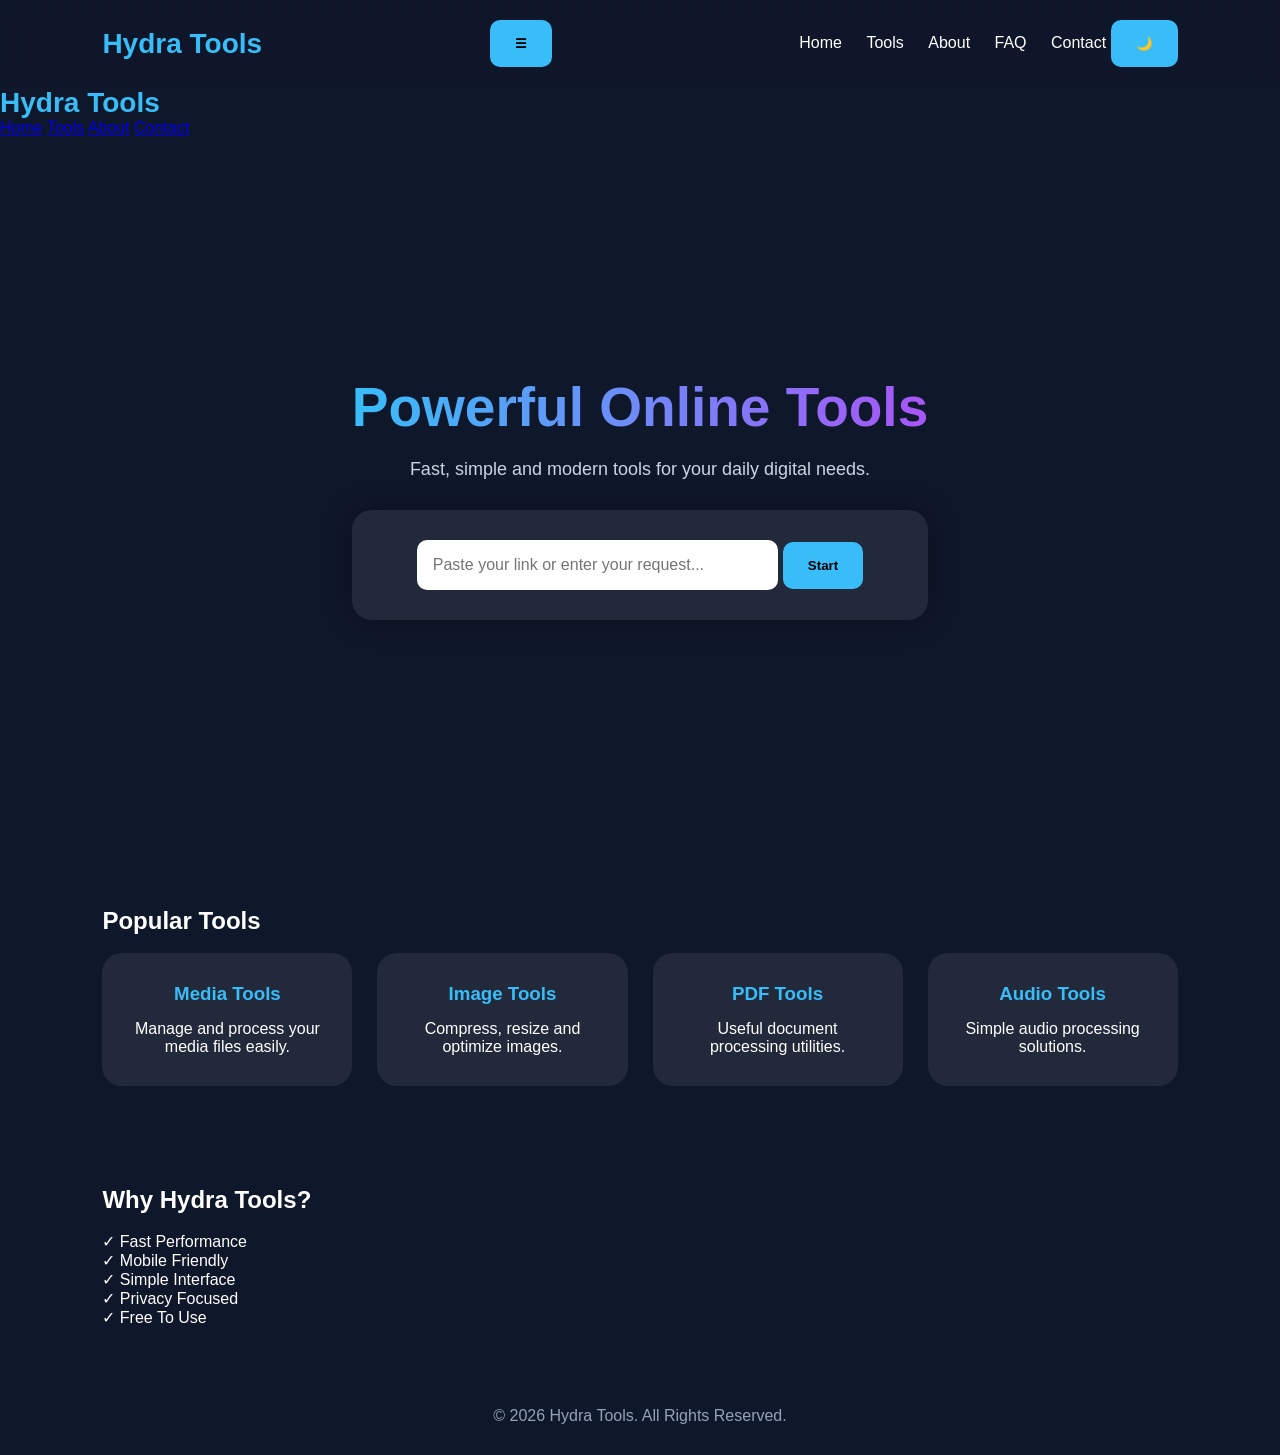
<file: index.html>
<!DOCTYPE html>
<html lang="en">
<head>
<meta charset="UTF-8">
<meta name="viewport" content="width=device-width, initial-scale=1.0">

<title>Hydra Tools - All In One Media Tools</title>

<meta name="description" content="Hydra Tools provides fast, simple and powerful online media tools.">
<meta name="keywords" content="online tools, media tools, converter, downloader tools">

<link rel="icon" href="https://cdn-icons-png.flaticon.com/512/2991/2991148.png">

<style>

*{
    margin:0;
    padding:0;
    box-sizing:border-box;
    font-family:Arial, Helvetica, sans-serif;
}

body{
    background:#0f172a;
    color:white;
    min-height:100vh;
}

/* Navbar */

nav{
    width:100%;
    padding:20px 8%;
    display:flex;
    justify-content:space-between;
    align-items:center;
    background:rgba(15,23,42,.8);
    backdrop-filter:blur(10px);
    position:sticky;
    top:0;
}

.logo{
    font-size:28px;
    font-weight:bold;
    color:#38bdf8;
}

nav a{
    color:white;
    text-decoration:none;
    margin-left:20px;
}


/* Hero */

.hero{

    min-height:80vh;
    display:flex;
    justify-content:center;
    align-items:center;
    text-align:center;
    padding:40px 10%;

}


.hero h1{

    font-size:55px;
    background:linear-gradient(90deg,#38bdf8,#a855f7);
    -webkit-background-clip:text;
    color:transparent;

}


.hero p{

    margin:20px auto;
    max-width:700px;
    color:#cbd5e1;
    font-size:18px;

}


/* Search Box */

.tool-box{

    margin-top:30px;
    background:rgba(255,255,255,.08);
    padding:30px;
    border-radius:20px;
    box-shadow:0 0 30px rgba(0,0,0,.3);

}


input{

    width:70%;
    padding:16px;
    border-radius:10px;
    border:none;
    outline:none;
    font-size:16px;

}


button{

    padding:16px 25px;
    border:none;
    border-radius:10px;
    background:#38bdf8;
    cursor:pointer;
    font-weight:bold;

}


/* Cards */

section{

    padding:50px 8%;

}


.cards{

    display:grid;
    grid-template-columns:
    repeat(auto-fit,minmax(250px,1fr));

    gap:25px;

}


.card{

    background:rgba(255,255,255,.08);
    padding:30px;
    border-radius:20px;
    text-align:center;
    transition:.3s;

}


.card:hover{

    transform:translateY(-10px);

}


.card h3{

    margin-bottom:15px;
    color:#38bdf8;

}


/* Footer */


footer{

    text-align:center;
    padding:30px;
    color:#94a3b8;

}



/* Mobile */

@media(max-width:700px){

.hero h1{
    font-size:35px;
}

input{
    width:100%;
    margin-bottom:15px;
}

nav{
    flex-direction:column;
}

}


</style>

</head>


<body>


<nav>  <div class="logo"> Hydra Tools </div>   <button class="menu-btn" id="menuBtn"> ☰ </button>   <div class="nav-links" id="navLinks">  <a href="index.html">Home</a>  <a href="tools.html">Tools</a>  <a href="about.html">About</a>  <a href="faq.html">FAQ</a>  <a href="contact.html">Contact</a>   <button id="themeToggle"> 🌙 </button>   </div>   </nav>

<div class="logo">
Hydra Tools
</div>


<div>

<a href="#">Home</a>
<a href="#tools">Tools</a>
<a href="about.html">About</a>
<a href="contact.html">Contact</a>

</div>


</nav>



<div class="hero">


<div>


<h1>
Powerful Online Tools
</h1>


<p>
Fast, simple and modern tools for your daily digital needs.
</p>



<div class="tool-box">


<input 
placeholder="Paste your link or enter your request...">


<button>
Start
</button>


</div>


</div>


</div>




<section id="tools">


<h2>
Popular Tools
</h2>


<br>


<div class="cards">


<div class="card">

<h3>
Media Tools
</h3>

<p>
Manage and process your media files easily.
</p>

</div>



<div class="card">

<h3>
Image Tools
</h3>

<p>
Compress, resize and optimize images.
</p>

</div>



<div class="card">

<h3>
PDF Tools
</h3>

<p>
Useful document processing utilities.
</p>

</div>



<div class="card">

<h3>
Audio Tools
</h3>

<p>
Simple audio processing solutions.
</p>

</div>


</div>


</section>





<section>


<h2>
Why Hydra Tools?
</h2>

<br>


<p>
✓ Fast Performance<br>
✓ Mobile Friendly<br>
✓ Simple Interface<br>
✓ Privacy Focused<br>
✓ Free To Use
</p>


</section>




<footer>

© 2026 Hydra Tools. All Rights Reserved.

</footer>




</body>
</html>
</file>
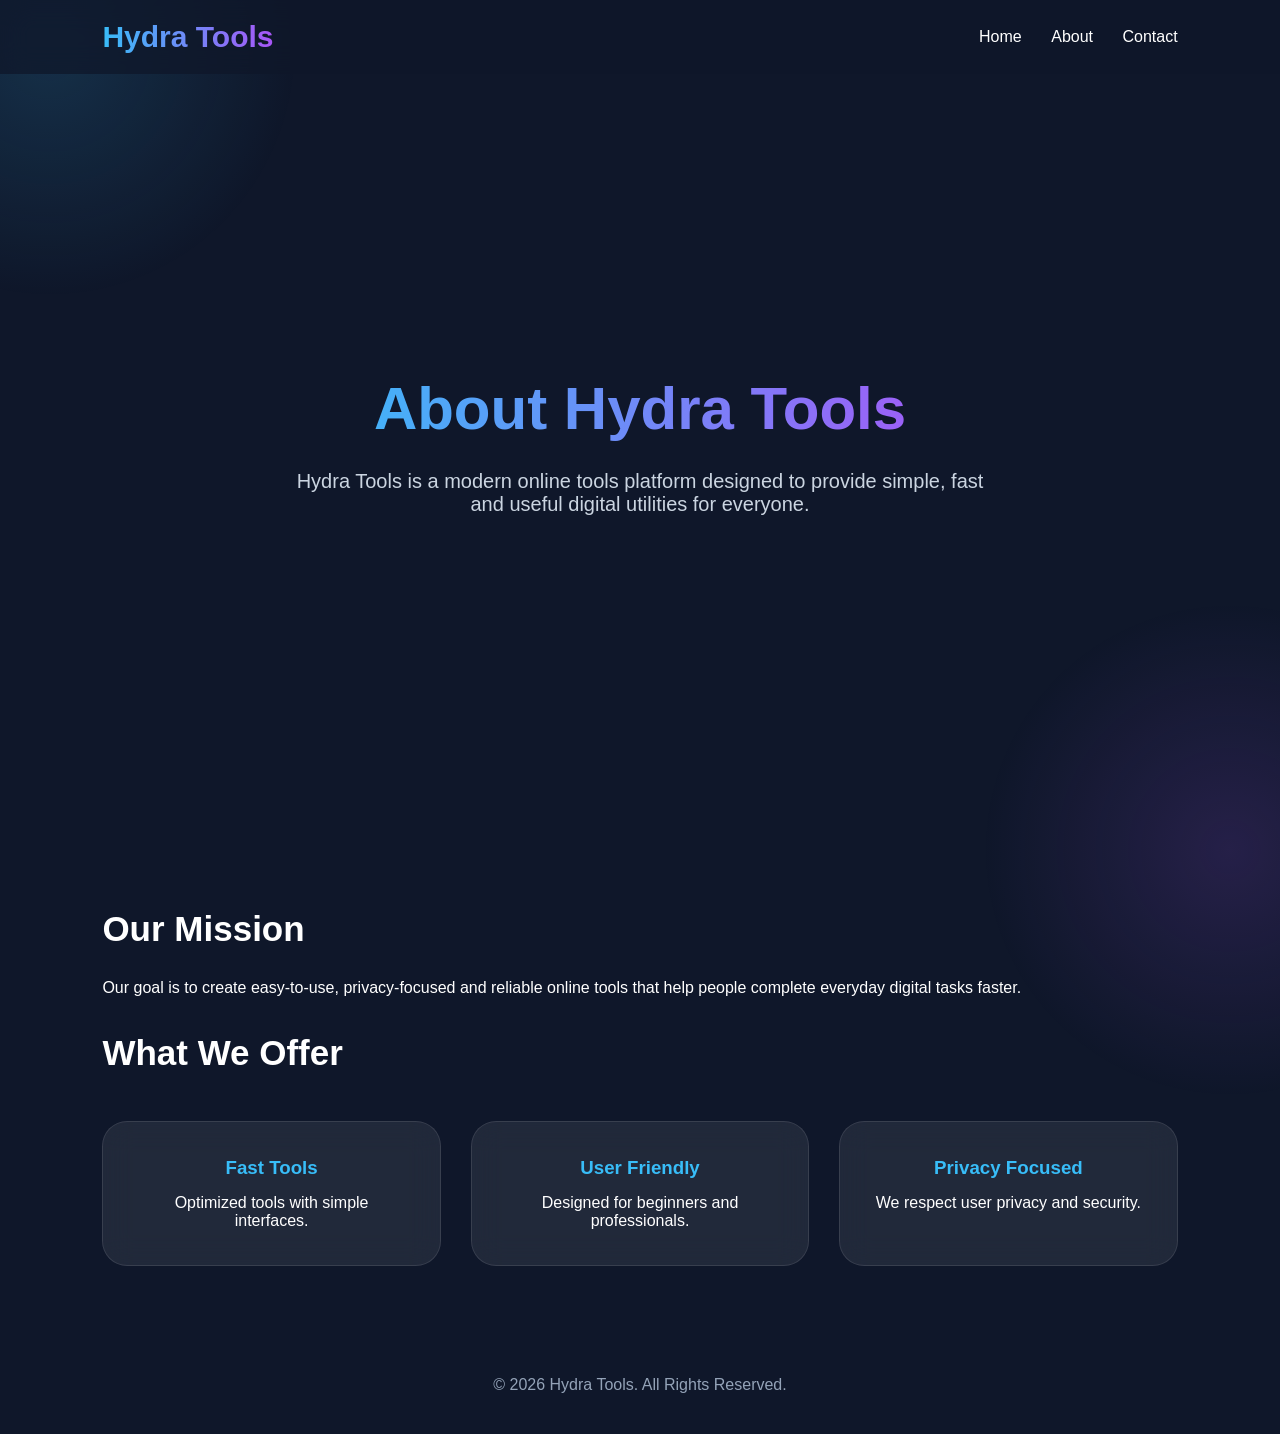
<file: about.html>
<!DOCTYPE html>
<html lang="en">

<head>

<meta charset="UTF-8">
<meta name="viewport" content="width=device-width, initial-scale=1.0">

<title>About Hydra Tools</title>

<meta name="description" content="Learn more about Hydra Tools.">

<link rel="stylesheet" href="css/style.css">

</head>


<body>


<nav>

<div class="logo">
Hydra Tools
</div>


<div>

<a href="index.html">Home</a>
<a href="about.html">About</a>
<a href="contact.html">Contact</a>

</div>

</nav>



<section class="hero">


<div>


<h1>
About Hydra Tools
</h1>


<p>

Hydra Tools is a modern online tools platform
designed to provide simple, fast and useful
digital utilities for everyone.

</p>


</div>


</section>




<section>


<h2>
Our Mission
</h2>


<p>

Our goal is to create easy-to-use,
privacy-focused and reliable online tools
that help people complete everyday digital
tasks faster.

</p>


<br><br>



<h2>
What We Offer
</h2>


<br>


<div class="cards">


<div class="card">

<h3>
Fast Tools
</h3>

<p>
Optimized tools with simple interfaces.
</p>

</div>



<div class="card">

<h3>
User Friendly
</h3>

<p>
Designed for beginners and professionals.
</p>

</div>



<div class="card">

<h3>
Privacy Focused
</h3>

<p>
We respect user privacy and security.
</p>

</div>


</div>


</section>




<footer>

© Hydra Tools

</footer>


<script src="js/app.js"></script>


</body>

</html>
</file>
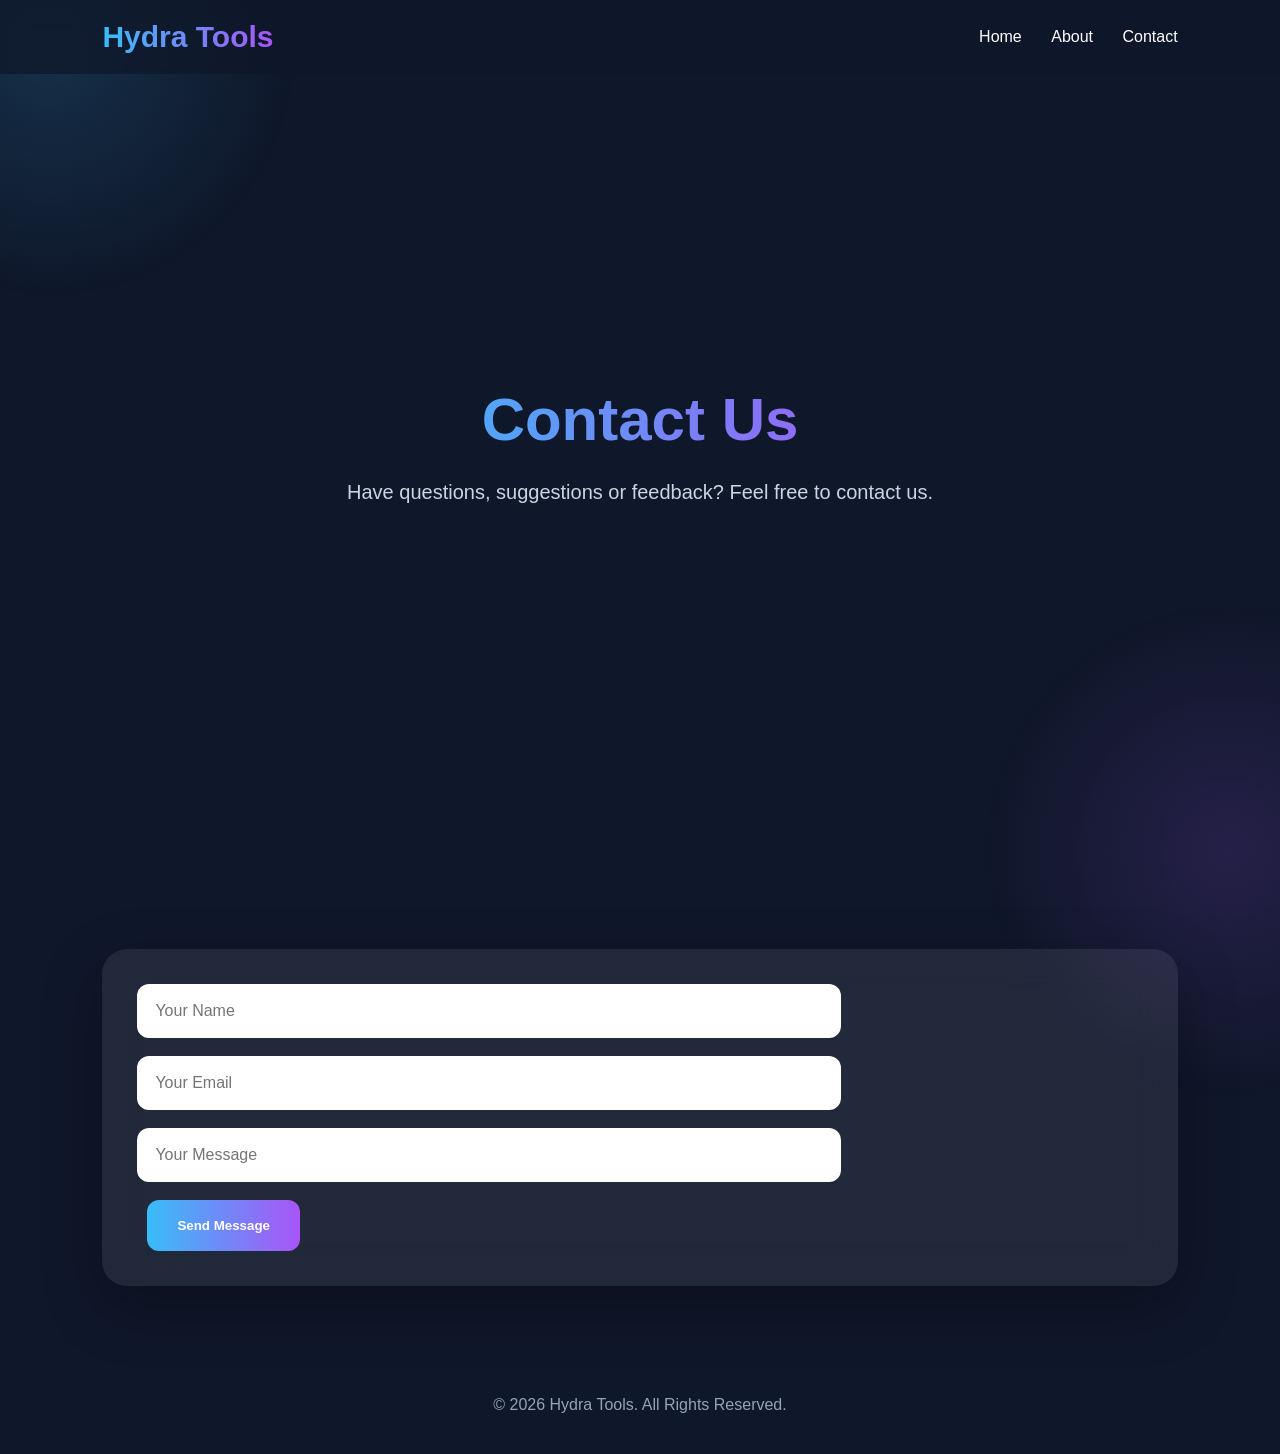
<file: contact.html>
<!DOCTYPE html>
<html lang="en">

<head>

<meta charset="UTF-8">

<meta name="viewport" content="width=device-width, initial-scale=1.0">

<title>Contact Hydra Tools</title>

<link rel="stylesheet" href="css/style.css">


</head>



<body>


<nav>


<div class="logo">
Hydra Tools
</div>


<div>

<a href="index.html">
Home
</a>


<a href="about.html">
About
</a>


<a href="contact.html">
Contact
</a>


</div>


</nav>





<section class="hero">


<div>


<h1>
Contact Us
</h1>


<p>
Have questions, suggestions or feedback?
Feel free to contact us.
</p>


</div>


</section>





<section>


<div class="tool-box">


<form>


<input 
type="text"
placeholder="Your Name"
>



<br><br>


<input 
type="email"
placeholder="Your Email"
>



<br><br>


<input 
type="text"
placeholder="Your Message"
>



<br><br>



<button type="submit">

Send Message

</button>



</form>



</div>



</section>





<footer>

© Hydra Tools

</footer>



<script src="js/app.js"></script>


</body>

</html>
</file>
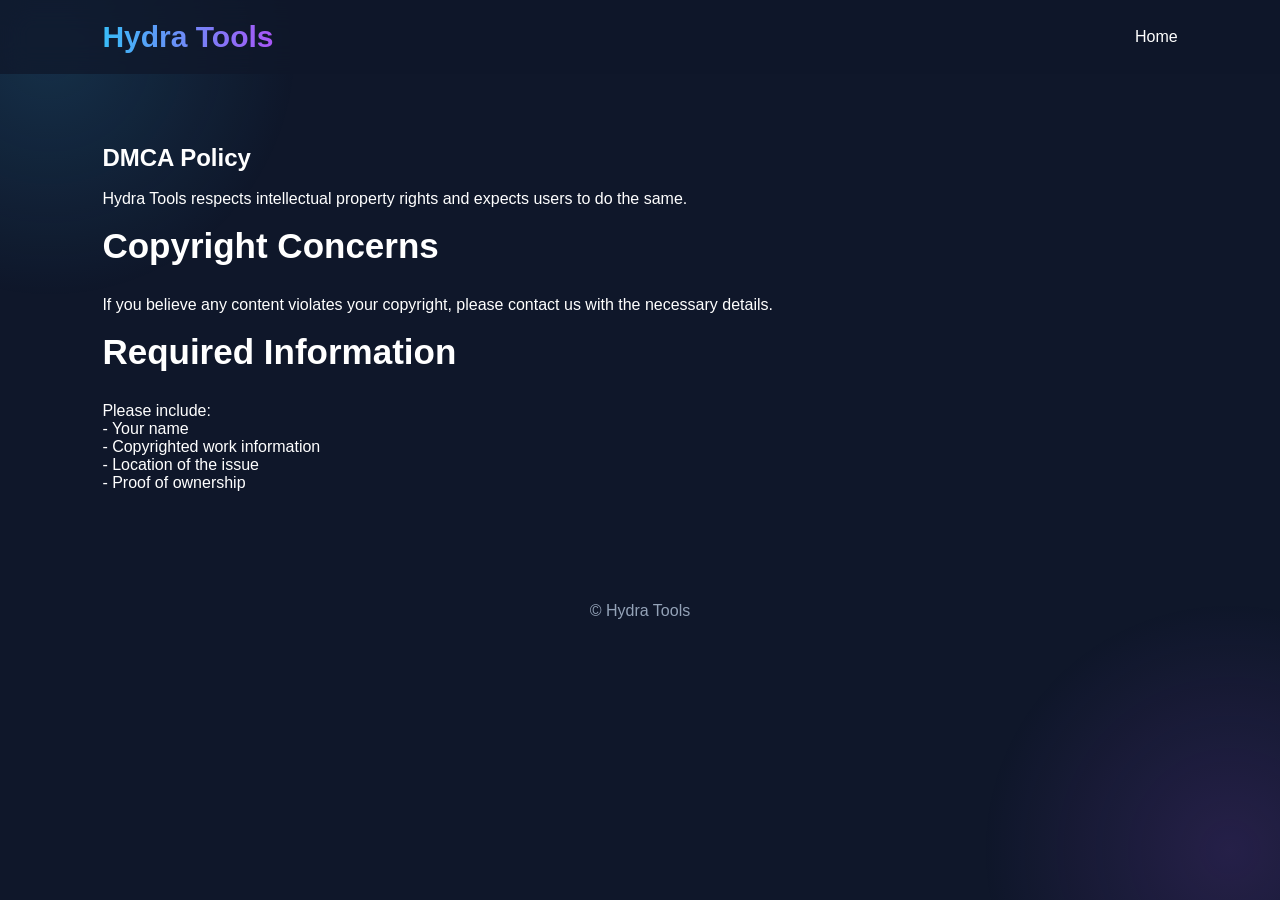
<file: dmca.html>
<!DOCTYPE html>
<html lang="en">

<head>

<meta charset="UTF-8">

<meta name="viewport" content="width=device-width,initial-scale=1.0">

<title>DMCA Policy - Hydra Tools</title>

<link rel="stylesheet" href="css/style.css">

</head>



<body>


<nav>

<div class="logo">
Hydra Tools
</div>


<div>

<a href="index.html">
Home
</a>

</div>


</nav>




<section>


<h1>
DMCA Policy
</h1>


<br>


<p>

Hydra Tools respects intellectual property rights
and expects users to do the same.

</p>


<br>


<h2>
Copyright Concerns
</h2>


<p>

If you believe any content violates your copyright,
please contact us with the necessary details.

</p>


<br>


<h2>
Required Information
</h2>


<p>

Please include:
<br>
- Your name
<br>
- Copyrighted work information
<br>
- Location of the issue
<br>
- Proof of ownership

</p>


</section>



<footer>

© Hydra Tools

</footer>



</body>

</html>
</file>
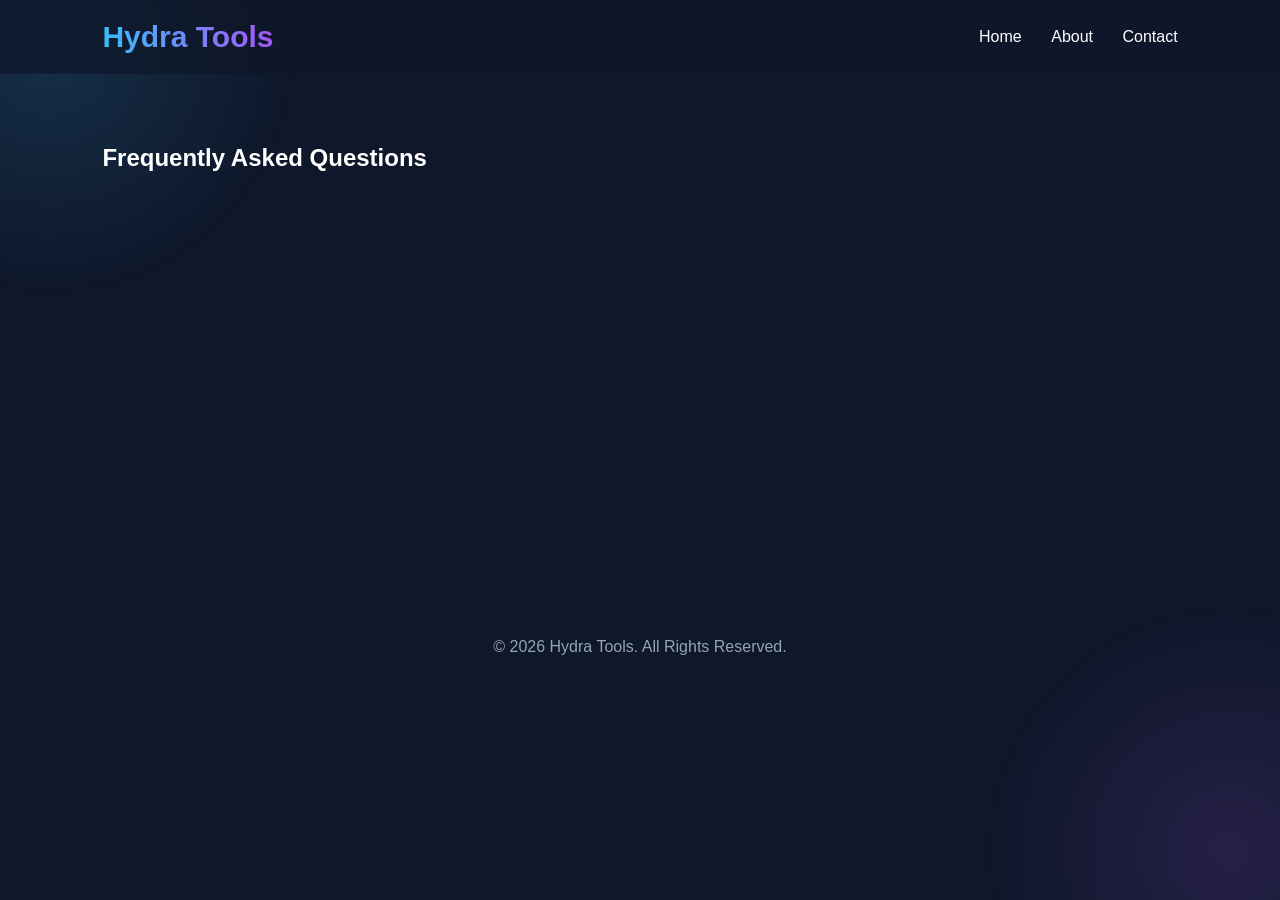
<file: faq.html>
<!DOCTYPE html>
<html lang="en">

<head>

<meta charset="UTF-8">
<meta name="viewport" content="width=device-width,initial-scale=1.0">

<title>FAQ - Hydra Tools</title>

<link rel="stylesheet" href="css/style.css">

</head>


<body>


<nav>

<div class="logo">
Hydra Tools
</div>


<div>

<a href="index.html">Home</a>
<a href="about.html">About</a>
<a href="contact.html">Contact</a>

</div>

</nav>



<section>


<h1>
Frequently Asked Questions
</h1>


<br>


<div class="cards">



<div class="card">

<h3>
What is Hydra Tools?
</h3>

<p>
Hydra Tools is an online platform providing
simple and useful digital tools.
</p>

</div>




<div class="card">

<h3>
Is Hydra Tools free?
</h3>

<p>
Yes, our basic tools are free to use.
</p>

</div>





<div class="card">

<h3>
Do I need an account?
</h3>

<p>
No account is required for basic features.
</p>

</div>





<div class="card">

<h3>
Is my data safe?
</h3>

<p>
We focus on privacy and secure user experience.
</p>

</div>



</div>


</section>




<footer>

© Hydra Tools

</footer>


<script src="js/app.js"></script>


</body>

</html>
</file>
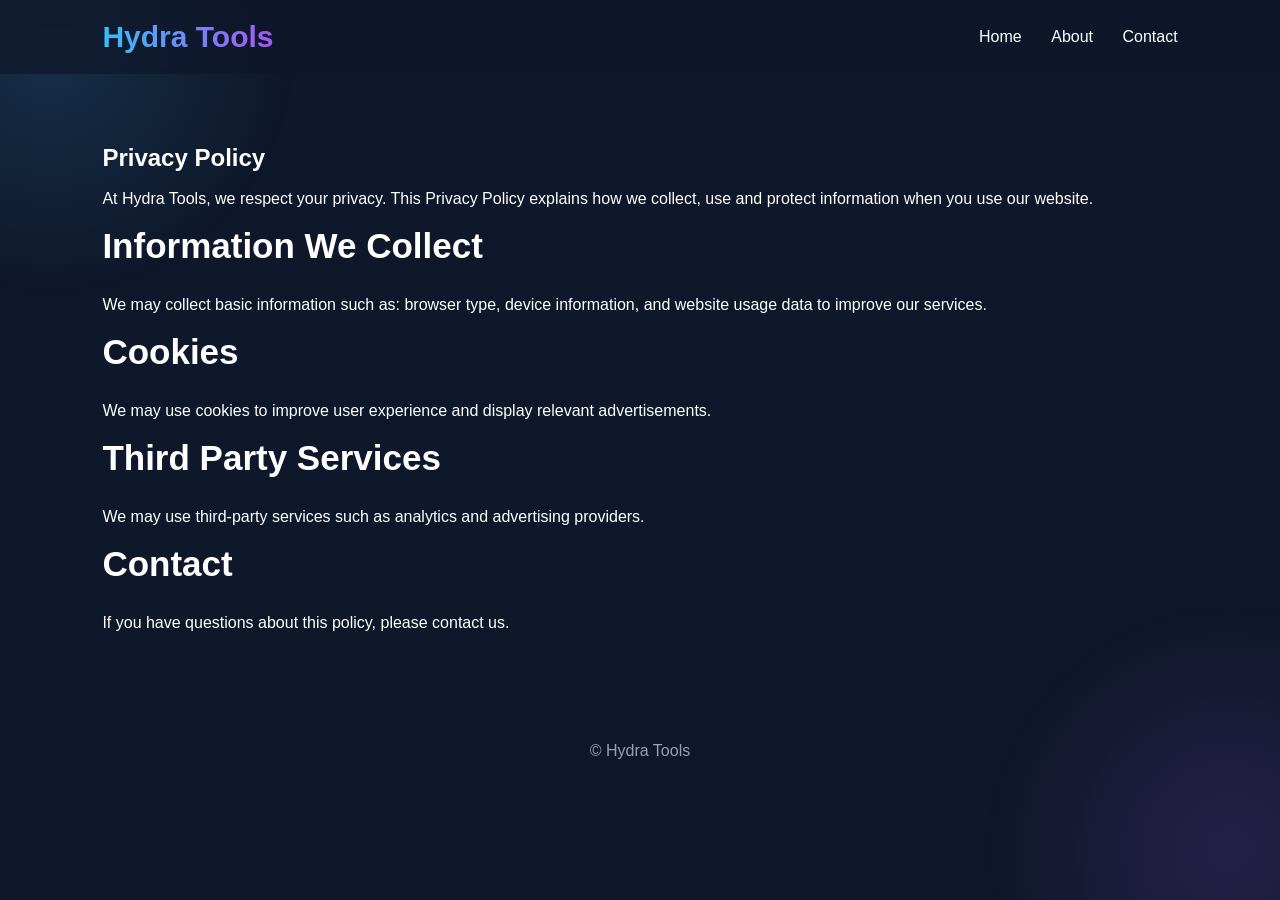
<file: privacy.html>
<!DOCTYPE html>
<html lang="en">

<head>

<meta charset="UTF-8">
<meta name="viewport" content="width=device-width,initial-scale=1.0">

<title>Privacy Policy - Hydra Tools</title>

<link rel="stylesheet" href="css/style.css">

</head>


<body>


<nav>

<div class="logo">
Hydra Tools
</div>


<div>

<a href="index.html">Home</a>
<a href="about.html">About</a>
<a href="contact.html">Contact</a>

</div>

</nav>



<section>


<h1>
Privacy Policy
</h1>


<br>


<p>

At Hydra Tools, we respect your privacy.
This Privacy Policy explains how we collect,
use and protect information when you use our website.

</p>


<br>


<h2>
Information We Collect
</h2>


<p>

We may collect basic information such as:
browser type, device information,
and website usage data to improve our services.

</p>


<br>


<h2>
Cookies
</h2>


<p>

We may use cookies to improve user experience
and display relevant advertisements.

</p>


<br>


<h2>
Third Party Services
</h2>


<p>

We may use third-party services such as analytics
and advertising providers.

</p>


<br>


<h2>
Contact
</h2>


<p>

If you have questions about this policy,
please contact us.

</p>


</section>




<footer>

© Hydra Tools

</footer>


</body>

</html>
</file>
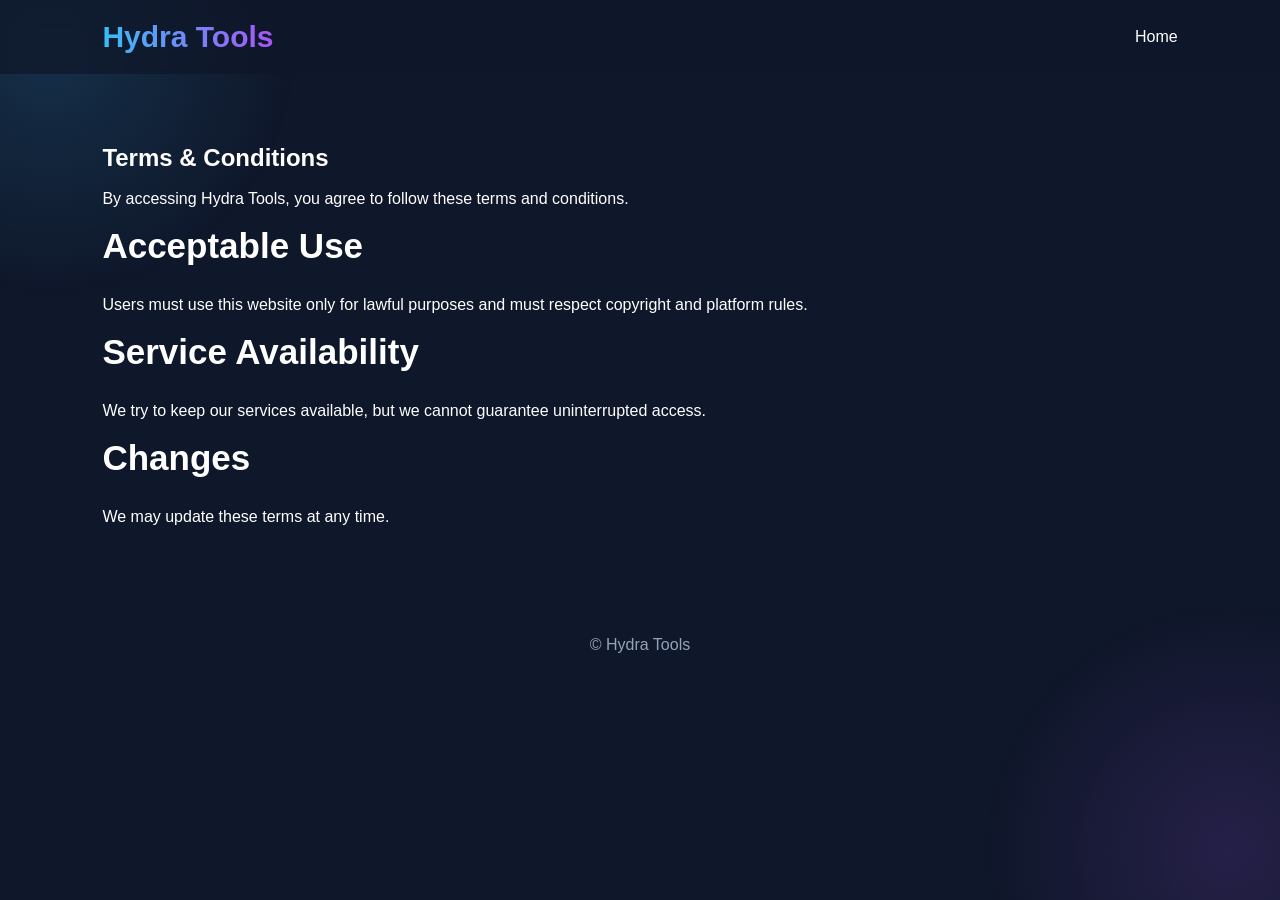
<file: terms.html>
<!DOCTYPE html>
<html lang="en">

<head>

<meta charset="UTF-8">

<meta name="viewport" content="width=device-width,initial-scale=1.0">

<title>Terms & Conditions - Hydra Tools</title>

<link rel="stylesheet" href="css/style.css">

</head>


<body>


<nav>

<div class="logo">
Hydra Tools
</div>

<div>

<a href="index.html">
Home
</a>

</div>


</nav>




<section>


<h1>
Terms & Conditions
</h1>


<br>


<p>

By accessing Hydra Tools, you agree to follow
these terms and conditions.

</p>


<br>


<h2>
Acceptable Use
</h2>


<p>

Users must use this website only for lawful
purposes and must respect copyright and
platform rules.

</p>


<br>


<h2>
Service Availability
</h2>


<p>

We try to keep our services available,
but we cannot guarantee uninterrupted access.

</p>


<br>


<h2>
Changes
</h2>


<p>

We may update these terms at any time.

</p>



</section>



<footer>

© Hydra Tools

</footer>


</body>

</html>
</file>
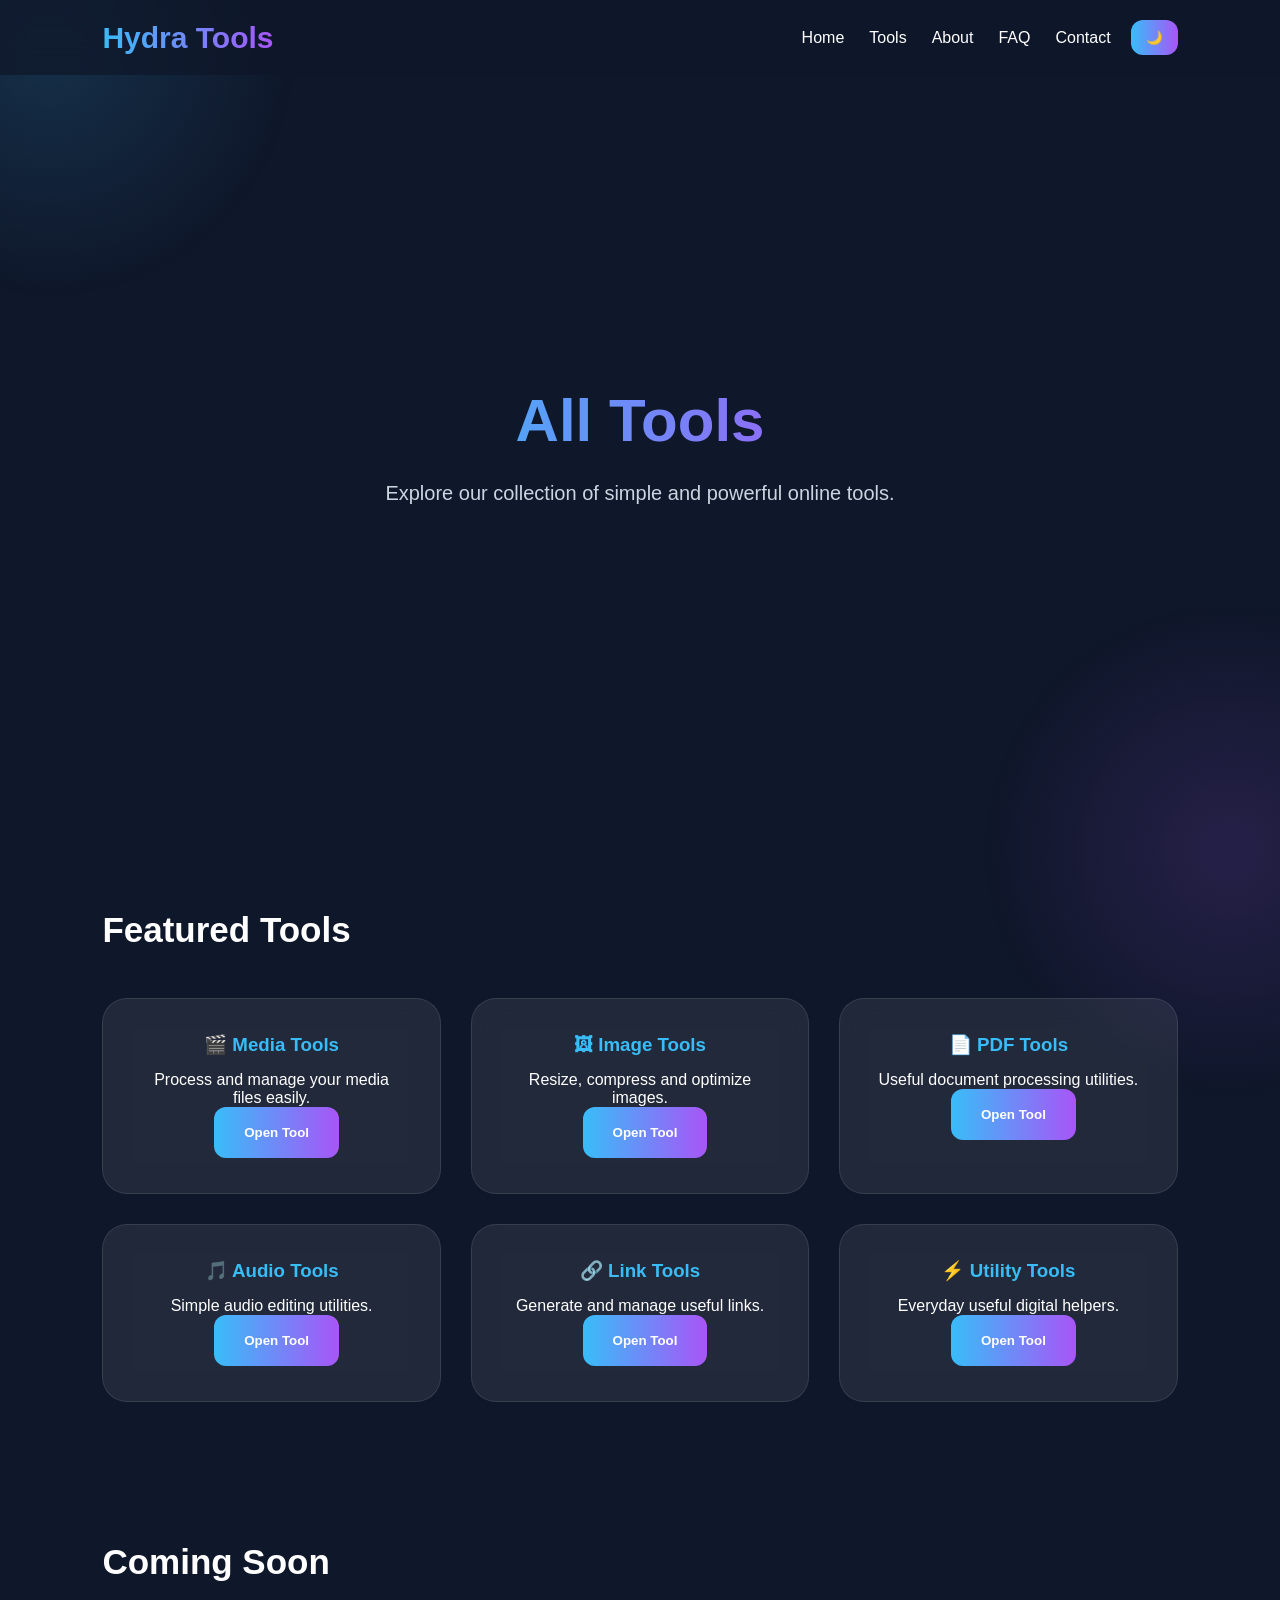
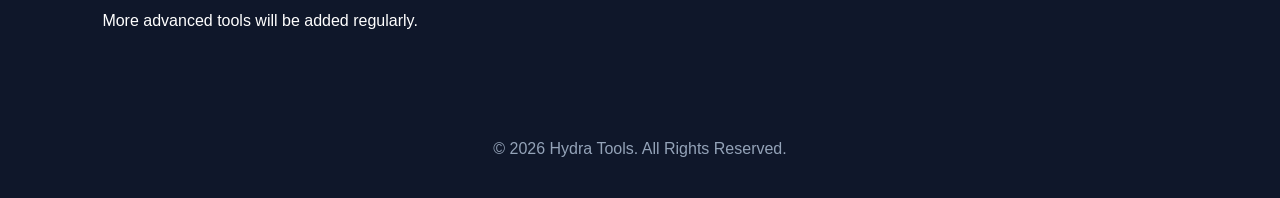
<file: tools.html>
<!DOCTYPE html>
<html lang="en">

<head>

<meta charset="UTF-8">

<meta name="viewport" content="width=device-width,initial-scale=1.0">

<title>Tools - Hydra Tools</title>

<meta name="description" content="Explore powerful online tools from Hydra Tools.">

<link rel="stylesheet" href="css/style.css">

</head>


<body>



<nav>

<div class="logo">
Hydra Tools
</div>


<button class="menu-btn" id="menuBtn">
☰
</button>


<div class="nav-links" id="navLinks">

<a href="index.html">
Home
</a>

<a href="tools.html">
Tools
</a>

<a href="about.html">
About
</a>

<a href="faq.html">
FAQ
</a>

<a href="contact.html">
Contact
</a>


<button id="themeToggle">
🌙
</button>


</div>


</nav>






<section class="hero">


<div>


<h1>
All Tools
</h1>


<p>
Explore our collection of simple and powerful online tools.
</p>



</div>


</section>







<section>


<h2>
Featured Tools
</h2>


<br>



<div class="cards">





<div class="card">


<h3>
🎬 Media Tools
</h3>


<p>

Process and manage your media files easily.

</p>


<button>
Open Tool
</button>


</div>







<div class="card">


<h3>
🖼 Image Tools
</h3>


<p>

Resize, compress and optimize images.

</p>


<button>
Open Tool
</button>


</div>







<div class="card">


<h3>
📄 PDF Tools
</h3>


<p>

Useful document processing utilities.

</p>


<button>
Open Tool
</button>


</div>







<div class="card">


<h3>
🎵 Audio Tools
</h3>


<p>

Simple audio editing utilities.

</p>


<button>
Open Tool
</button>


</div>







<div class="card">


<h3>
🔗 Link Tools
</h3>


<p>

Generate and manage useful links.

</p>


<button>
Open Tool
</button>


</div>







<div class="card">


<h3>
⚡ Utility Tools
</h3>


<p>

Everyday useful digital helpers.

</p>


<button>
Open Tool
</button>


</div>





</div>


</section>








<section>


<h2>
Coming Soon
</h2>


<p>

More advanced tools will be added regularly.

</p>


</section>






<footer>

© Hydra Tools

</footer>




<script src="js/app.js"></script>


</body>

</html>
</file>
<file: css/style.css>
/* 
Hydra Tools v1.0
Main Stylesheet
*/


*{
    margin:0;
    padding:0;
    box-sizing:border-box;
    font-family:
    "Inter",
    "Segoe UI",
    Arial,
    sans-serif;
}


:root{

    --bg:#0f172a;
    --card:rgba(255,255,255,0.08);
    --primary:#38bdf8;
    --secondary:#a855f7;
    --text:#ffffff;
    --muted:#cbd5e1;

}



body{

    background:var(--bg);
    color:var(--text);
    min-height:100vh;
    overflow-x:hidden;

}


/* Animated Background */


body::before{

    content:"";
    position:fixed;

    width:500px;
    height:500px;

    background:
    radial-gradient(
    circle,
    #38bdf8,
    transparent 70%
    );

    top:-200px;
    left:-200px;

    opacity:.15;

    z-index:-1;

}


body::after{

    content:"";
    position:fixed;

    width:500px;
    height:500px;

    background:
    radial-gradient(
    circle,
    #a855f7,
    transparent 70%
    );

    bottom:-200px;
    right:-200px;

    opacity:.15;

    z-index:-1;

}




/* Navbar */


nav{

    width:100%;
    padding:20px 8%;

    display:flex;
    justify-content:space-between;
    align-items:center;

    background:
    rgba(15,23,42,.75);

    backdrop-filter:blur(15px);

    position:sticky;
    top:0;

    z-index:100;

}



.logo{

    font-size:30px;
    font-weight:800;

    background:
    linear-gradient(
    90deg,
    var(--primary),
    var(--secondary)
    );

    -webkit-background-clip:text;
    color:transparent;

}



nav a{

    color:white;
    text-decoration:none;

    margin-left:25px;

    transition:.3s;

}


nav a:hover{

    color:var(--primary);

}



/* Hero */


.hero{

    min-height:85vh;

    display:flex;

    align-items:center;

    justify-content:center;

    text-align:center;

    padding:50px 10%;

}



.hero h1{

    font-size:60px;

    line-height:1.2;

    background:
    linear-gradient(
    90deg,
    #38bdf8,
    #a855f7
    );

    -webkit-background-clip:text;

    color:transparent;


}



.hero p{

    margin:25px auto;

    max-width:700px;

    font-size:20px;

    color:var(--muted);

}




/* Tool Search Box */


.tool-box{

    margin-top:40px;

    padding:35px;

    border-radius:25px;

    background:var(--card);

    backdrop-filter:blur(20px);

    box-shadow:
    0 20px 60px rgba(0,0,0,.3);

}




input{


    width:70%;

    padding:18px;

    border-radius:12px;

    border:none;

    outline:none;

    font-size:16px;

}




button{


    padding:18px 30px;

    margin-left:10px;

    border:none;

    border-radius:12px;

    background:
    linear-gradient(
    90deg,
    var(--primary),
    var(--secondary)
    );

    color:white;

    font-weight:bold;

    cursor:pointer;

    transition:.3s;

}



button:hover{

    transform:scale(1.05);

}




/* Sections */


section{

    padding:70px 8%;

}



section h2{

    font-size:35px;

    margin-bottom:30px;

}





/* Cards */


.cards{

    display:grid;

    grid-template-columns:
    repeat(
    auto-fit,
    minmax(250px,1fr)
    );

    gap:30px;

}




.card{


    background:var(--card);

    backdrop-filter:blur(15px);

    padding:35px;

    border-radius:25px;

    text-align:center;

    transition:.4s;

    border:
    1px solid rgba(255,255,255,.1);

}



.card:hover{

    transform:
    translateY(-12px);

    box-shadow:
    0 20px 50px rgba(0,0,0,.4);

}



.card h3{

    color:var(--primary);

    margin-bottom:15px;

}





/* Footer */


footer{

    padding:40px;

    text-align:center;

    color:#94a3b8;

}




/* Mobile */


@media(max-width:768px){


nav{

    flex-direction:column;

}


nav a{

    display:inline-block;

    margin:15px 8px;

}


.hero h1{

    font-size:38px;

}


.hero p{

    font-size:16px;

}


input{

    width:100%;

    margin-bottom:15px;

}


button{

    width:100%;

    margin:0;

}



}
/* =====================
Mobile Menu
===================== */


.menu-btn{

display:none;

background:none;

font-size:28px;

color:white;

}




.nav-links{

display:flex;

align-items:center;

}




#themeToggle{

margin-left:20px;

padding:10px 15px;

}




/* Light Theme */


.light-mode{


--bg:#f8fafc;

--text:#0f172a;

--card:rgba(0,0,0,.05);

--muted:#475569;


background:var(--bg);

color:var(--text);

}



.light-mode nav{

background:white;

}



.light-mode nav a{

color:#0f172a;

}





/* Animation */


.card,
.tool-box{

animation:

fadeUp .8s ease;

}



@keyframes fadeUp{


from{

opacity:0;

transform:translateY(30px);

}


to{

opacity:1;

transform:translateY(0);

}


}




@media(max-width:768px){


.menu-btn{

display:block;

}



.nav-links{


display:none;

flex-direction:column;

width:100%;

margin-top:20px;


}



.nav-links.active{

display:flex;

}



.nav-links a{

margin:15px;

}



}
</file>
